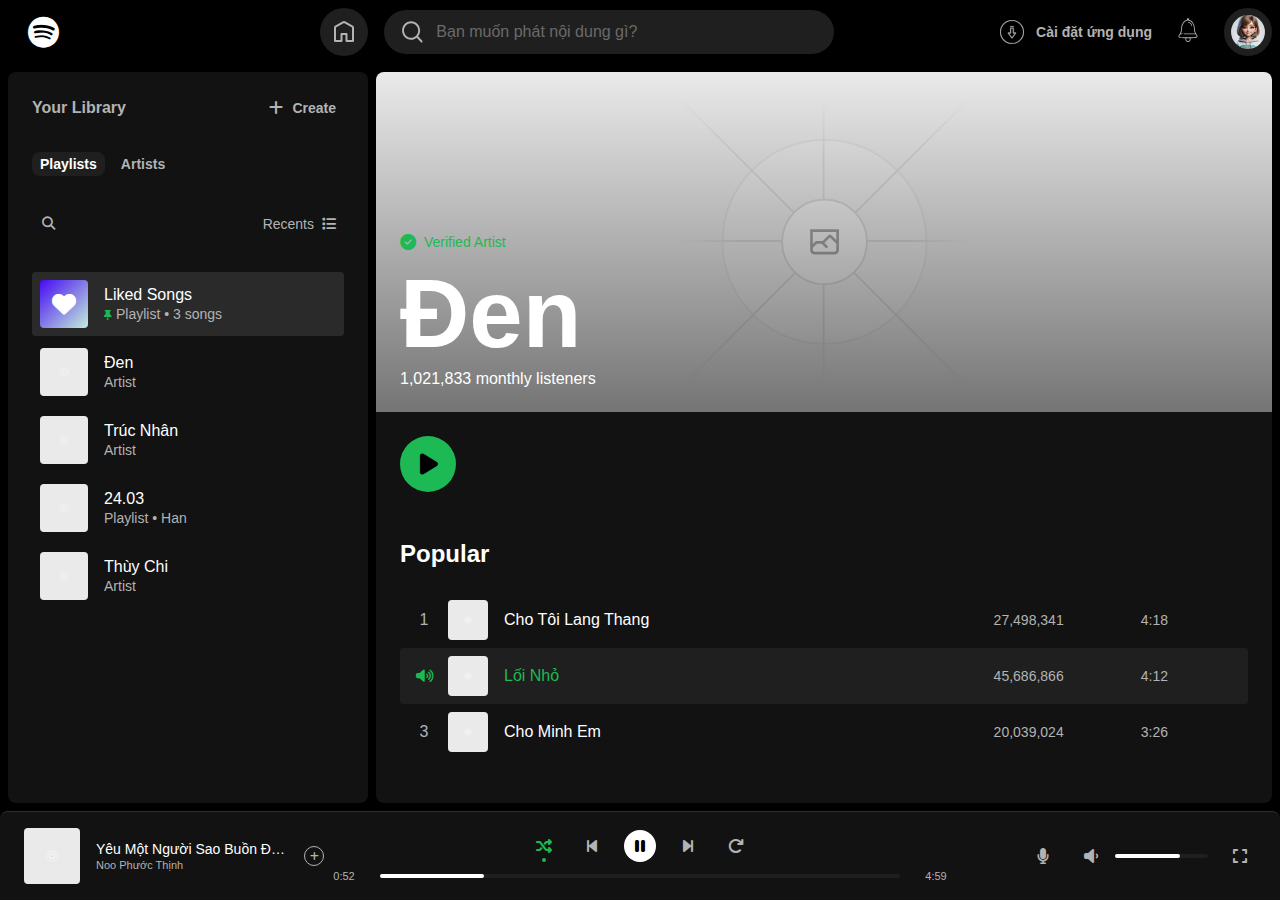
<file: index.html>
<!DOCTYPE html>
<html lang="en">
  <head>
    <meta charset="UTF-8" />
    <meta name="viewport" content="width=device-width, initial-scale=1.0" />
    <title>Spotify Cosplay</title>

    <!-- Font Awesome CDN -->
    <link
      rel="stylesheet"
      href="https://cdnjs.cloudflare.com/ajax/libs/font-awesome/6.5.1/css/all.min.css"
    />

    <!-- Style -->
    <link rel="stylesheet" href="./styles/global.css" />
  </head>
  <body>
    <div class="app-container">
      <!-- Header -->
      <header class="main-header">
        <!-- Logo -->
        <div class="sidebar-header">
          <div class="logo">
            <i class="fab fa-spotify"></i>
          </div>
        </div>

        <!-- Search Box -->
        <div class="search-container">
          <div class="search-box">
            <button class="home-btn">
              <img
                src="./assets/icons/home.svg"
                alt=""
                class="home-btn__icon"
              />
            </button>
            <div class="search-input-wrapper">
              <button class="search-btn">
                <img
                  src="./assets/icons/search.svg"
                  alt=""
                  class="search-btn__icon"
                />
              </button>
              <input
                type="text"
                placeholder="Bạn muốn phát nội dung gì?"
                class="search-input"
              />
            </div>
          </div>
        </div>

        <div class="header-actions">
          <!-- Download App -->
          <div class="download-app">
            <button class="btn-svg">
              <img
                src="./assets/icons/download.svg"
                alt=""
                class="btn-svg__icon"
              />
            </button>
            <span class="download-app__text">Cài đặt ứng dụng</span>
          </div>

          <!-- Is Logon = false -->
          <div class="auth-buttons" style="display: none">
            <button class="auth-btn signup-btn">Sign up</button>
            <button class="auth-btn login-btn">Log in</button>
          </div>

          <!-- Is Login -->
          <!-- Notification -->
          <div class="notify">
            <button class="btn-svg">
              <img
                src="./assets/icons/bell.svg"
                alt="Thông báo"
                class="btn-svg__icon"
              />
            </button>
          </div>

          <!-- User -->
          <div class="user-menu">
            <button class="user-avatar" id="userAvatar">
              <img src="./assets/images/avatar.jpg" alt="User Avatar" />
            </button>
            <div class="user-dropdown" id="userDropdown">
              <div class="dropdown-item" id="logoutBtn">
                <i class="fas fa-sign-out-alt"></i>
                <span>Log out</span>
              </div>
            </div>
          </div>
        </div>
      </header>

      <!-- Main Content -->
      <main class="main-content">
        <!-- Sidebar -->
        <aside class="sidebar">
          <nav class="sidebar-nav">
            <div class="nav-section">
              <h2 class="section-title">Your Library</h2>
              <button class="create-btn">
                <i class="fas fa-plus"></i>
                Create
              </button>
            </div>

            <div class="nav-tabs">
              <button class="nav-tab active">Playlists</button>
              <button class="nav-tab">Artists</button>
            </div>

            <div class="search-library">
              <button class="search-library-btn">
                <i class="fas fa-search"></i>
              </button>
              <button class="sort-btn">
                Recents
                <i class="fas fa-list"></i>
              </button>
            </div>

            <div class="library-content">
              <div class="library-item active">
                <div class="item-icon liked-songs">
                  <i class="fas fa-heart"></i>
                </div>
                <div class="item-info">
                  <div class="item-title">Liked Songs</div>
                  <div class="item-subtitle">
                    <i class="fas fa-thumbtack"></i>
                    Playlist • 3 songs
                  </div>
                </div>
              </div>

              <div class="library-item">
                <img
                  src="placeholder.svg?height=48&width=48"
                  alt="Đen"
                  class="item-image"
                />
                <div class="item-info">
                  <div class="item-title">Đen</div>
                  <div class="item-subtitle">Artist</div>
                </div>
              </div>

              <div class="library-item">
                <img
                  src="placeholder.svg?height=48&width=48"
                  alt="Trúc Nhân"
                  class="item-image"
                />
                <div class="item-info">
                  <div class="item-title">Trúc Nhân</div>
                  <div class="item-subtitle">Artist</div>
                </div>
              </div>

              <div class="library-item">
                <img
                  src="placeholder.svg?height=48&width=48"
                  alt="24.03"
                  class="item-image"
                />
                <div class="item-info">
                  <div class="item-title">24.03</div>
                  <div class="item-subtitle">Playlist • Han</div>
                </div>
              </div>

              <div class="library-item">
                <img
                  src="placeholder.svg?height=48&width=48"
                  alt="Thùy Chi"
                  class="item-image"
                />
                <div class="item-info">
                  <div class="item-title">Thùy Chi</div>
                  <div class="item-subtitle">Artist</div>
                </div>
              </div>
            </div>
          </nav>
        </aside>

        <div class="content-wrapper">
          <!-- Artist Hero Section -->
          <section class="artist-hero">
            <div class="hero-background">
              <img
                src="placeholder.svg"
                alt="Đen artist background"
                class="hero-image"
              />
              <div class="hero-overlay"></div>
            </div>
            <div class="hero-content">
              <div class="verified-badge">
                <i class="fas fa-check-circle"></i>
                <span>Verified Artist</span>
              </div>
              <h1 class="artist-name">Đen</h1>
              <p class="monthly-listeners">1,021,833 monthly listeners</p>
            </div>
          </section>

          <!-- Artist Controls -->
          <section class="artist-controls">
            <button class="play-btn-large">
              <i class="fas fa-play"></i>
            </button>
          </section>

          <!-- Popular Tracks -->
          <section class="popular-section">
            <h2 class="section-title">Popular</h2>
            <div class="track-list">
              <div class="track-item">
                <div class="track-number">1</div>
                <div class="track-image">
                  <img
                    src="placeholder.svg?height=40&width=40"
                    alt="Cho Tôi Lang Thang"
                  />
                </div>
                <div class="track-info">
                  <div class="track-name">Cho Tôi Lang Thang</div>
                </div>
                <div class="track-plays">27,498,341</div>
                <div class="track-duration">4:18</div>
                <button class="track-menu-btn">
                  <i class="fas fa-ellipsis-h"></i>
                </button>
              </div>

              <div class="track-item playing">
                <div class="track-number">
                  <i class="fas fa-volume-up playing-icon"></i>
                </div>
                <div class="track-image">
                  <img src="placeholder.svg?height=40&width=40" alt="Lối Nhỏ" />
                </div>
                <div class="track-info">
                  <div class="track-name playing-text">Lối Nhỏ</div>
                </div>
                <div class="track-plays">45,686,866</div>
                <div class="track-duration">4:12</div>
                <button class="track-menu-btn">
                  <i class="fas fa-ellipsis-h"></i>
                </button>
              </div>

              <div class="track-item">
                <div class="track-number">3</div>
                <div class="track-image">
                  <img
                    src="placeholder.svg?height=40&width=40"
                    alt="Cho Minh Em"
                  />
                </div>
                <div class="track-info">
                  <div class="track-name">Cho Minh Em</div>
                </div>
                <div class="track-plays">20,039,024</div>
                <div class="track-duration">3:26</div>
                <button class="track-menu-btn">
                  <i class="fas fa-ellipsis-h"></i>
                </button>
              </div>
            </div>
          </section>
        </div>
      </main>

      <!-- Bottom Player -->
      <footer class="player">
        <div class="player-left">
          <img
            src="placeholder.svg?height=56&width=56"
            alt="Current track"
            class="player-image"
          />
          <div class="player-info">
            <div class="player-title">Yêu Một Người Sao Buồn Đến Thế</div>
            <div class="player-artist">Noo Phước Thịnh</div>
          </div>
          <button class="add-btn">
            <i class="fa-solid fa-plus"></i>
          </button>
        </div>

        <div class="player-center">
          <div class="player-controls">
            <button class="control-btn active">
              <i class="fas fa-random"></i>
            </button>
            <button class="control-btn">
              <i class="fas fa-step-backward"></i>
            </button>
            <button class="control-btn play-btn">
              <i class="fas fa-pause"></i>
            </button>
            <button class="control-btn">
              <i class="fas fa-step-forward"></i>
            </button>
            <button class="control-btn">
              <i class="fas fa-redo"></i>
            </button>
          </div>
          <div class="progress-container">
            <span class="time">0:52</span>
            <div class="progress-bar">
              <div class="progress-fill" style="width: 20%"></div>
              <div class="progress-handle"></div>
            </div>
            <span class="time">4:59</span>
          </div>
        </div>

        <div class="player-right">
          <button class="control-btn">
            <i class="fas fa-microphone"></i>
          </button>
          <div class="volume-container">
            <button class="control-btn">
              <i class="fas fa-volume-down"></i>
            </button>
            <div class="volume-bar">
              <div class="volume-fill" style="width: 70%"></div>
              <div class="volume-handle"></div>
            </div>
          </div>
          <button class="control-btn">
            <i class="fas fa-expand"></i>
          </button>
        </div>
      </footer>
    </div>

    <!-- Auth Modal -->
    <div class="modal-overlay" id="authModal">
      <div class="modal-container">
        <button class="modal-close" id="modalClose">
          <i class="fas fa-times"></i>
        </button>

        <div class="modal-content">
          <div class="modal-logo">
            <i class="fab fa-spotify"></i>
          </div>

          <!-- Sign Up Form -->
          <div class="auth-form" id="signupForm">
            <h1 class="modal-heading">Sign up to start listening</h1>

            <form class="auth-form-content">
              <div class="form-group invalid">
                <input
                  type="email"
                  placeholder="Email address"
                  class="form-input"
                  id="signupEmail"
                />
                <div class="error-message">
                  <i class="fas fa-info-circle"></i>
                  <span>Please enter a valid email address</span>
                </div>
              </div>

              <div class="form-group">
                <input
                  type="password"
                  placeholder="Password"
                  class="form-input"
                  id="signupPassword"
                />
                <div class="error-message">
                  <i class="fas fa-info-circle"></i>
                  <span>Password must be at least 8 characters</span>
                </div>
              </div>

              <button type="submit" class="auth-submit-btn">Sign Up</button>
            </form>

            <div class="auth-switch">
              <span>Already have an account? </span>
              <button class="auth-link" id="showLogin">Log in here</button>
            </div>
          </div>

          <!-- Login Form -->
          <div class="auth-form" id="loginForm" style="display: none">
            <h1 class="modal-heading">Log in to Spotify</h1>

            <form class="auth-form-content">
              <div class="form-group invalid">
                <input
                  type="email"
                  placeholder="Email address"
                  class="form-input"
                  id="loginEmail"
                />
                <div class="error-message">
                  <i class="fas fa-info-circle"></i>
                  <span>Please enter a valid email address</span>
                </div>
              </div>

              <div class="form-group">
                <input
                  type="password"
                  placeholder="Password"
                  class="form-input"
                  id="loginPassword"
                />
                <div class="error-message">
                  <i class="fas fa-info-circle"></i>
                  <span>Please enter your password</span>
                </div>
              </div>

              <button type="submit" class="auth-submit-btn">Log In</button>
            </form>

            <div class="auth-switch">
              <span>Don't have an account? </span>
              <button class="auth-link" id="showSignup">Sign up here</button>
            </div>
          </div>
        </div>
      </div>
    </div>

    <script src="main.js"></script>
  </body>
</html>
</file>
<file: styles/global.css>
@import "./reset.css";
@import "./base/variables.css";
@import "./components/components.css";
@import "./components/layout.css";
@import "./partial/sidebar.css";
@import "./partial/header.css";
@import "./utils/responsive.css";
</file>
